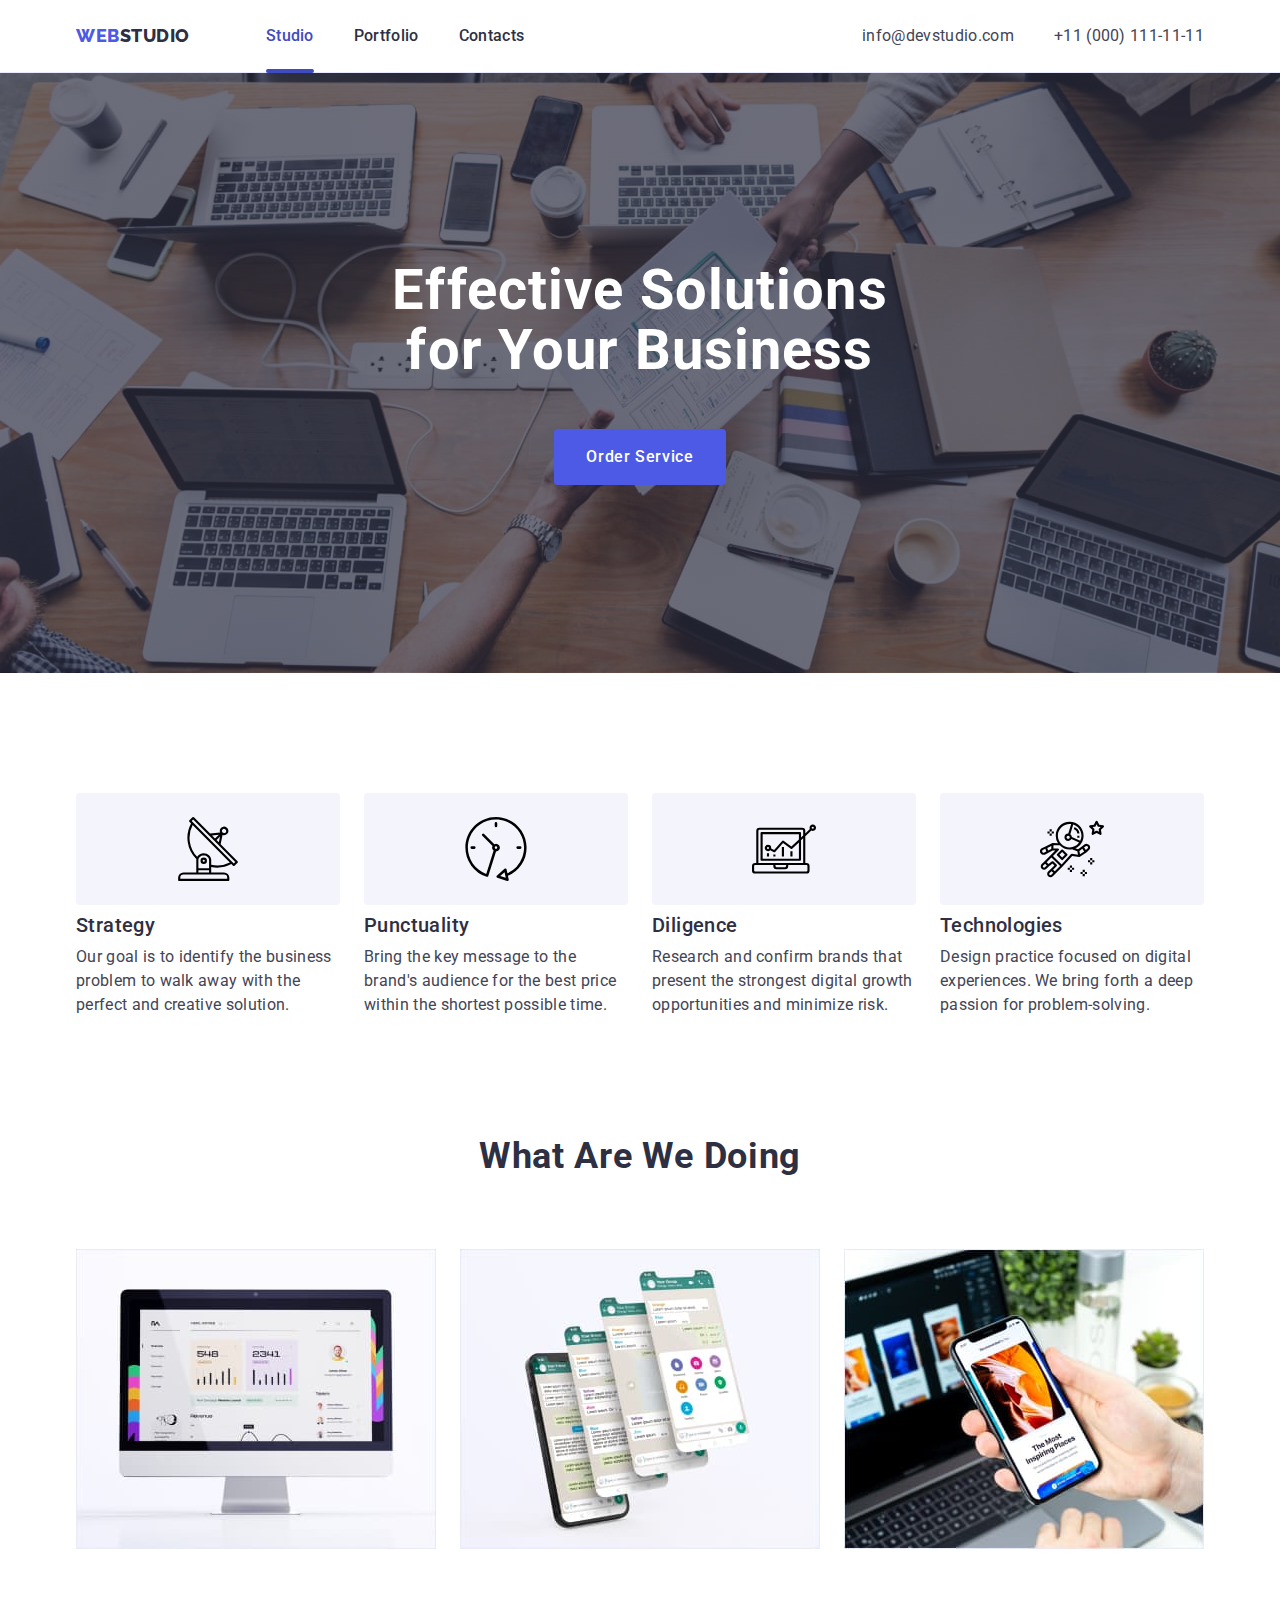
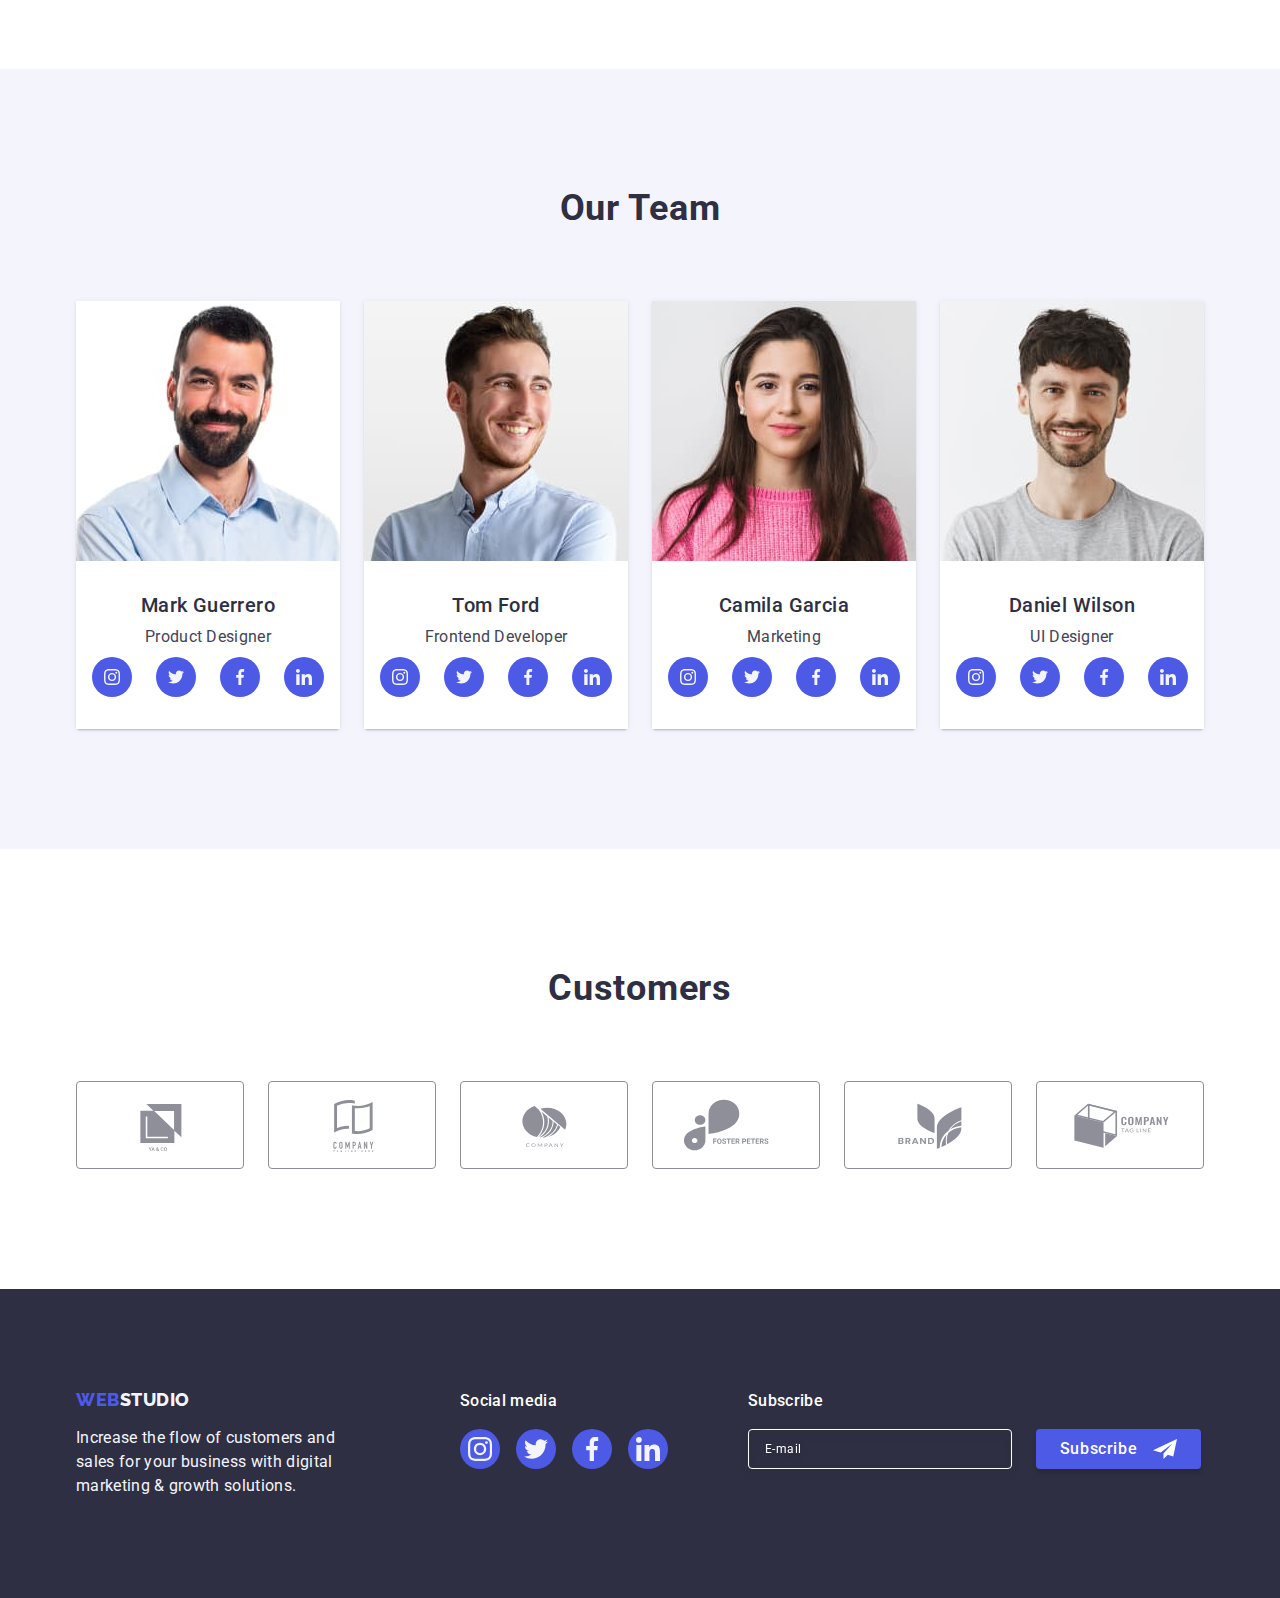
<file: index.html>
<!DOCTYPE html>
<html lang="en">
  <head>
    <meta charset="UTF-8" />
    <meta http-equiv="X-UA-Compatible" content="IE=edge" />
    <meta name="viewport" content="width=device-width, initial-scale=1.0" />
    <title>Main-page</title>
    <!-- Fonts -->
    <link rel="preconnect" href="https://fonts.googleapis.com" />
    <link rel="preconnect" href="https://fonts.gstatic.com" crossorigin />
    <link href="https://fonts.googleapis.com/css2?family=Raleway:wght@800&family=Roboto:wght@400;500;700&display=swap" rel="stylesheet" />
    <!-- Normalize -->
    <link rel="stylesheet" href="https://cdn.jsdelivr.net/npm/modern-normalize@2.0.0/modern-normalize.min.css" />
    <!-- Custom styles -->
    <link href="css/styles.css" rel="stylesheet" />
  </head>

  <body>
    <!-- /** |============================ | Header |============================ */ -->
    <header class="header">
      <div class="header-container container">
        <nav class="header-nav">
          <a class="web-logo link" href="./index.html">Web<span class="header-studio-logo">Studio</span></a>
          <ul class="header-list nav-list list">
            <li><a class="header-link nav-link active-link link" href="./index.html">Studio</a></li>
            <li>
              <a class="header-link nav-link link" href="./portfolio.html">Portfolio</a>
            </li>
            <li><a class="header-link nav-link link" href="">Contacts</a></li>
          </ul>
        </nav>
        <address class="header-address">
          <ul class="header-list list">
            <li>
              <a class="header-link link" href="mailto:info@devstudio.com">info@devstudio.com</a>
            </li>
            <li>
              <a class="header-link link" href="tel:+110001111111">+11 (000) 111-11-11</a>
            </li>
          </ul>
        </address>
      </div>
    </header>
    <!-- /** |============================ | Main content |============================ */ -->
    <main>
      <!-- Hero section -->
      <section class="hero-section">
        <div class="container">
          <h1 class="hero-title">Effective Solutions for Your Business</h1>
          <button class="hero-btn btn" type="button" data-modal-open>Order Service</button>
        </div>
      </section>
      <!-- Features section -->
      <section class="features-section">
        <div class="container">
          <h2 class="visually-hidden">Features</h2>
          <ul class="features-list card-set list">
            <li class="features-item card-set-item">
              <div class="features-icon-box">
                <svg class="features-icon" width="64" height="64">
                  <use href="./images/icons.svg#icon-antenna"></use>
                </svg>
              </div>
              <h3 class="features-header list-header">Strategy</h3>
              <p class="features-content">Our goal is to identify the business problem to walk away with the perfect and creative solution.</p>
            </li>
            <li class="features-item card-set-item">
              <div class="features-icon-box">
                <svg class="features-icon" width="64" height="64">
                  <use href="./images/icons.svg#icon-clock"></use>
                </svg>
              </div>
              <h3 class="features-header list-header">Punctuality</h3>
              <p class="features-content">Bring the key message to the brand's audience for the best price within the shortest possible time.</p>
            </li>
            <li class="features-item card-set-item">
              <div class="features-icon-box">
                <svg class="features-icon" width="64" height="64">
                  <use href="./images/icons.svg#icon-diagram"></use>
                </svg>
              </div>
              <h3 class="features-header list-header">Diligence</h3>
              <p class="features-content">Research and confirm brands that present the strongest digital growth opportunities and minimize risk.</p>
            </li>
            <li class="features-item card-set-item">
              <div class="features-icon-box">
                <svg class="features-icon" width="64" height="64">
                  <use href="./images/icons.svg#icon-astronaut"></use>
                </svg>
              </div>
              <h3 class="features-header list-header">Technologies</h3>
              <p class="features-content">Design practice focused on digital experiences. We bring forth a deep passion for problem-solving.</p>
            </li>
          </ul>
        </div>
      </section>
      <!-- WAWD section -->
      <section class="wawd-section">
        <div class="container">
          <h2 class="section-title">What are we doing</h2>
          <ul class="wawd-list card-set list">
            <li class="card-set-item">
              <img src="./images/main-page/img1.jpg" alt="Monitor" width="360" height="300" />
            </li>
            <li class="card-set-item">
              <img src="./images/main-page/img2.jpg" alt="Whatsapp" width="360" height="300" />
            </li>
            <li class="card-set-item">
              <img src="./images/main-page/img3.jpg" alt="Mobile" width="360" height="300" />
            </li>
          </ul>
        </div>
      </section>
      <!-- Team section -->
      <section class="team-section">
        <div class="container">
          <h2 class="section-title team-title">Our Team</h2>
          <ul class="card-set list">
            <li class="card-set-item team-list list">
              <img src="./images/main-page/team1.jpg" alt="Mark Guerrero" width="264" height="260" />
              <div class="team-card">
                <h3 class="list-header team-item">Mark Guerrero</h3>
                <p class="team-item">Product Designer</p>
                <ul class="team-contacts-list card-set list">
                  <li class="team-contacts-item card-set-item">
                    <a href="" class="team-contacts-link link" aria-label="Instagram" target="_blank" rel="noopener noreferrer">
                      <svg class="team-contacts-icon" width="16" height="16">
                        <use href="./images/icons.svg#icon-inst"></use>
                      </svg>
                    </a>
                  </li>
                  <li class="team-contacts-item card-set-item">
                    <a href="" class="team-contacts-link link" aria-label="Twitter" target="_blank" rel="noopener noreferrer">
                      <svg class="team-contacts-icon" width="16" height="16">
                        <use href="./images/icons.svg#icon-twit"></use>
                      </svg>
                    </a>
                  </li>
                  <li class="team-contacts-item card-set-item">
                    <a href="" class="team-contacts-link link" aria-label="Twitter" target="_blank" rel="noopener noreferrer">
                      <svg class="team-contacts-icon" width="16" height="16">
                        <use href="./images/icons.svg#icon-face"></use>
                      </svg>
                    </a>
                  </li>
                  <li class="team-contacts-item card-set-item">
                    <a href="" class="team-contacts-link link" aria-label="Twitter" target="_blank" rel="noopener noreferrer">
                      <svg class="team-contacts-icon" width="16" height="16">
                        <use href="./images/icons.svg#icon-in"></use>
                      </svg>
                    </a>
                  </li>
                </ul>
              </div>
            </li>
            <li class="card-set-item team-list list">
              <img src="./images/main-page/team2.jpg" alt="Tom Ford" width="264" height="260" />
              <div class="team-card">
                <h3 class="list-header team-item">Tom Ford</h3>
                <p class="team-item">Frontend Developer</p>
                <ul class="team-contacts-list card-set list">
                  <li class="team-contacts-item card-set-item">
                    <a href="" class="team-contacts-link link" aria-label="Instagram" target="_blank" rel="noopener noreferrer">
                      <svg class="team-contacts-icon" width="16" height="16">
                        <use href="./images/icons.svg#icon-inst"></use>
                      </svg>
                    </a>
                  </li>
                  <li class="team-contacts-item card-set-item">
                    <a href="" class="team-contacts-link link" aria-label="Twitter" target="_blank" rel="noopener noreferrer">
                      <svg class="team-contacts-icon" width="16" height="16">
                        <use href="./images/icons.svg#icon-twit"></use>
                      </svg>
                    </a>
                  </li>
                  <li class="team-contacts-item card-set-item">
                    <a href="" class="team-contacts-link link" aria-label="Twitter" target="_blank" rel="noopener noreferrer">
                      <svg class="team-contacts-icon" width="16" height="16">
                        <use href="./images/icons.svg#icon-face"></use>
                      </svg>
                    </a>
                  </li>
                  <li class="team-contacts-item card-set-item">
                    <a href="" class="team-contacts-link link" aria-label="Twitter" target="_blank" rel="noopener noreferrer">
                      <svg class="team-contacts-icon" width="16" height="16">
                        <use href="./images/icons.svg#icon-in"></use>
                      </svg>
                    </a>
                  </li>
                </ul>
              </div>
            </li>
            <li class="card-set-item team-list list">
              <img src="./images/main-page/team3.jpg" alt="Camila Garcia" width="264" height="260" />
              <div class="team-card">
                <h3 class="list-header team-item">Camila Garcia</h3>
                <p class="team-item">Marketing</p>
                <ul class="team-contacts-list card-set list">
                  <li class="team-contacts-item card-set-item">
                    <a href="" class="team-contacts-link link" aria-label="Instagram" target="_blank" rel="noopener noreferrer">
                      <svg class="team-contacts-icon" width="16" height="16">
                        <use href="./images/icons.svg#icon-inst"></use>
                      </svg>
                    </a>
                  </li>
                  <li class="team-contacts-item card-set-item">
                    <a href="" class="team-contacts-link link" aria-label="Twitter" target="_blank" rel="noopener noreferrer">
                      <svg class="team-contacts-icon" width="16" height="16">
                        <use href="./images/icons.svg#icon-twit"></use>
                      </svg>
                    </a>
                  </li>
                  <li class="team-contacts-item card-set-item">
                    <a href="" class="team-contacts-link link" aria-label="Twitter" target="_blank" rel="noopener noreferrer">
                      <svg class="team-contacts-icon" width="16" height="16">
                        <use href="./images/icons.svg#icon-face"></use>
                      </svg>
                    </a>
                  </li>
                  <li class="team-contacts-item card-set-item">
                    <a href="" class="team-contacts-link link" aria-label="Twitter" target="_blank" rel="noopener noreferrer">
                      <svg class="team-contacts-icon" width="16" height="16">
                        <use href="./images/icons.svg#icon-in"></use>
                      </svg>
                    </a>
                  </li>
                </ul>
              </div>
            </li>
            <li class="card-set-item team-list list">
              <img src="./images/main-page/team4.jpg" alt="Daniel Wilson" width="264" height="260" />
              <div class="team-card">
                <h3 class="list-header team-item">Daniel Wilson</h3>
                <p class="team-item">UI Designer</p>
                <ul class="team-contacts-list card-set list">
                  <li class="team-contacts-item card-set-item">
                    <a href="" class="team-contacts-link link" aria-label="Instagram" target="_blank" rel="noopener noreferrer">
                      <svg class="team-contacts-icon" width="16" height="16">
                        <use href="./images/icons.svg#icon-inst"></use>
                      </svg>
                    </a>
                  </li>
                  <li class="team-contacts-item card-set-item">
                    <a href="" class="team-contacts-link link" aria-label="Twitter" target="_blank" rel="noopener noreferrer">
                      <svg class="team-contacts-icon" width="16" height="16">
                        <use href="./images/icons.svg#icon-twit"></use>
                      </svg>
                    </a>
                  </li>
                  <li class="team-contacts-item card-set-item">
                    <a href="" class="team-contacts-link link" aria-label="Twitter" target="_blank" rel="noopener noreferrer">
                      <svg class="team-contacts-icon" width="16" height="16">
                        <use href="./images/icons.svg#icon-face"></use>
                      </svg>
                    </a>
                  </li>
                  <li class="team-contacts-item card-set-item">
                    <a href="" class="team-contacts-link link" aria-label="Twitter" target="_blank" rel="noopener noreferrer">
                      <svg class="team-contacts-icon" width="16" height="16">
                        <use href="./images/icons.svg#icon-in"></use>
                      </svg>
                    </a>
                  </li>
                </ul>
              </div>
            </li>
          </ul>
        </div>
      </section>
      <!-- Customers section -->
      <section class="customers-section">
        <div class="container">
          <h2 class="section-title">Customers</h2>
          <ul class="customers-list card-set list">
            <li class="customers-item card-set-item">
              <a class="customers-link" href="" aria-label="YA & CO" target="_blank" rel="noreferrer noopener">
                <svg class="customers-icon" width="104" height="56">
                  <use href="./images/icons.svg#icon-client-1"></use>
                </svg>
              </a>
            </li>
            <li class="customers-item card-set-item">
              <a class="customers-link" href="" aria-label="COMPANY TAGLINE" target="_blank" rel="noreferrer noopener">
                <svg class="customers-icon" width="104" height="56">
                  <use href="./images/icons.svg#icon-client-2"></use>
                </svg>
              </a>
            </li>
            <li class="customers-item card-set-item">
              <a class="customers-link" href="" aria-label="COMPANY" target="_blank" rel="noreferrer noopener">
                <svg class="customers-icon" width="104" height="56">
                  <use href="./images/icons.svg#icon-client-3"></use>
                </svg>
              </a>
            </li>
            <li class="customers-item card-set-item">
              <a class="customers-link" href="" aria-label="FOSTER PETERS" target="_blank" rel="noreferrer noopener">
                <svg class="customers-icon" width="104" height="56">
                  <use href="./images/icons.svg#icon-client-4"></use>
                </svg>
              </a>
            </li>
            <li class="customers-item card-set-item">
              <a class="customers-link" href="" aria-label="BRAND" target="_blank" rel="noreferrer noopener">
                <svg class="customers-icon" width="104" height="56">
                  <use href="./images/icons.svg#icon-client-5"></use>
                </svg>
              </a>
            </li>
            <li class="customers-item card-set-item">
              <a class="customers-link" href="" aria-label="COMPANY TAG LINE" target="_blank" rel="noreferrer noopener">
                <svg class="customers-icon" width="104" height="56">
                  <use href="./images/icons.svg#icon-client-6"></use>
                </svg>
              </a>
            </li>
          </ul>
        </div>
      </section>
    </main>
    <!-- /** |============================ | Footer |============================ */ -->
    <footer class="footer-section">
      <div class="container footer-container">
        <div class="footer-left-box">
          <a class="web-logo bot-web-logo link" href="./index.html">Web<span class="footer-studio-logo">Studio</span></a>
          <p class="footer-left-text">
            Increase the flow of customers and<br />
            sales for your business with digital<br />
            marketing & growth solutions.
          </p>
        </div>
        <div class="footer-right-box">
          <p class="footer-right-text">Social media</p>
          <ul class="footer-contacts-list card-set list">
            <li class="footer-contacts-item card-set-item">
              <a href="" class="footer-contacts-link link" aria-label="Instagram" target="_blank" rel="noopener noreferrer">
                <svg class="footer-contacts-icon" width="24" height="24">
                  <use href="./images/icons.svg#icon-inst"></use>
                </svg>
              </a>
            </li>
            <li class="footer-contacts-item card-set-item">
              <a href="" class="footer-contacts-link link" aria-label="Twitter" target="_blank" rel="noopener noreferrer">
                <svg class="footer-contacts-icon" width="24" height="24">
                  <use href="./images/icons.svg#icon-twit"></use>
                </svg>
              </a>
            </li>
            <li class="footer-contacts-item card-set-item">
              <a href="" class="footer-contacts-link link" aria-label="Facebook" target="_blank" rel="noopener noreferrer">
                <svg class="footer-contacts-icon" width="24" height="24">
                  <use href="./images/icons.svg#icon-face"></use>
                </svg>
              </a>
            </li>
            <li class="footer-contacts-item card-set-item">
              <a href="" class="footer-contacts-link link" aria-label="LinkedIn" target="_blank" rel="noopener noreferrer">
                <svg class="footer-contacts-icon" width="24" height="24">
                  <use href="./images/icons.svg#icon-in"></use>
                </svg>
              </a>
            </li>
          </ul>
        </div>
        <div class="footer-form-section">
          <p class="footer-form-title">Subscribe</p>
          <form class="footer-form">
            <label class="footer-label">
              <input class="footer-input" type="email" name="user-email" placeholder="E-mail" />
            </label>
            <button class="footer-form-btn btn" type="submit">
              Subscribe
              <svg class="footer-modal-icon" width="24" height="24">
                <use href="./images/icons.svg#icon-plane"></use>
              </svg>
            </button>
          </form>
        </div>
      </div>
    </footer>
    <!-- /** |============================ | Modal window |============================ */ -->
    <div class="backdrop is-hidden" data-modal>
      <div class="modal">
        <button class="modal-btn btn" type="button" data-modal-close>
          <svg class="modal-icon" width="8" height="8">
            <use href="./images/icons.svg#icon-x-close"></use>
          </svg>
        </button>

        <p class="form-title">Leave your contacts and we will call you back</p>

        <form class="modal-form" name="issue-report-form" autocomplete="off">
          <div class="form-unit">
            <label class="form-field" for="user-name">Name</label>
            <div class="form-input-box">
              <input class="form-input" type="text" name="user-name" id="user-name" autofocus />
              <svg class="form-icon" width="18" height="24">
                <use href="./images/icons.svg#icon-name"></use>
              </svg>
            </div>
          </div>

          <div class="form-unit">
            <label class="form-field" for="user-phone">Phone</label>
            <div class="form-input-box">
              <input class="form-input" type="text" name="user-phone" id="user-phone" />
              <svg class="form-icon" width="18" height="24">
                <use href="./images/icons.svg#icon-phone"></use>
              </svg>
            </div>
          </div>

          <div class="form-unit">
            <label class="form-field" for="user-mail">Email</label>
            <div class="form-input-box">
              <input class="form-input" type="text" name="user-mail" id="user-mail" />
              <svg class="form-icon" width="18" height="24">
                <use href="./images/icons.svg#icon-email"></use>
              </svg>
            </div>
          </div>

          <div class="comm-form-unit">
            <label class="form-field" for="user-comment">Comment</label>
            <textarea class="comm-form-input" name="user-comment" id="user-comment" placeholder="Text input" rows="5"></textarea>
          </div>

          <div class="agreement-sect">
            <input class="check-box visually-hidden" type="checkbox" name="user-privacy" value="true" id="user-privacy" />

            <label class="policy" for="user-privacy">
              <span class="custom-check-box">
                <svg class="checkbox-icon" width="10" height="8">
                  <use href="./images/icons.svg#icon-tick-the-box"></use>
                </svg> </span
              >I accept the terms and conditions of the <a class="policy-link" href="#">Privacy Policy</a>
            </label>
          </div>

          <button class="form-button" type="submit">Send</button>
        </form>
      </div>
    </div>

    <script src="./js/modal.js"></script>
  </body>
</html>
</file>
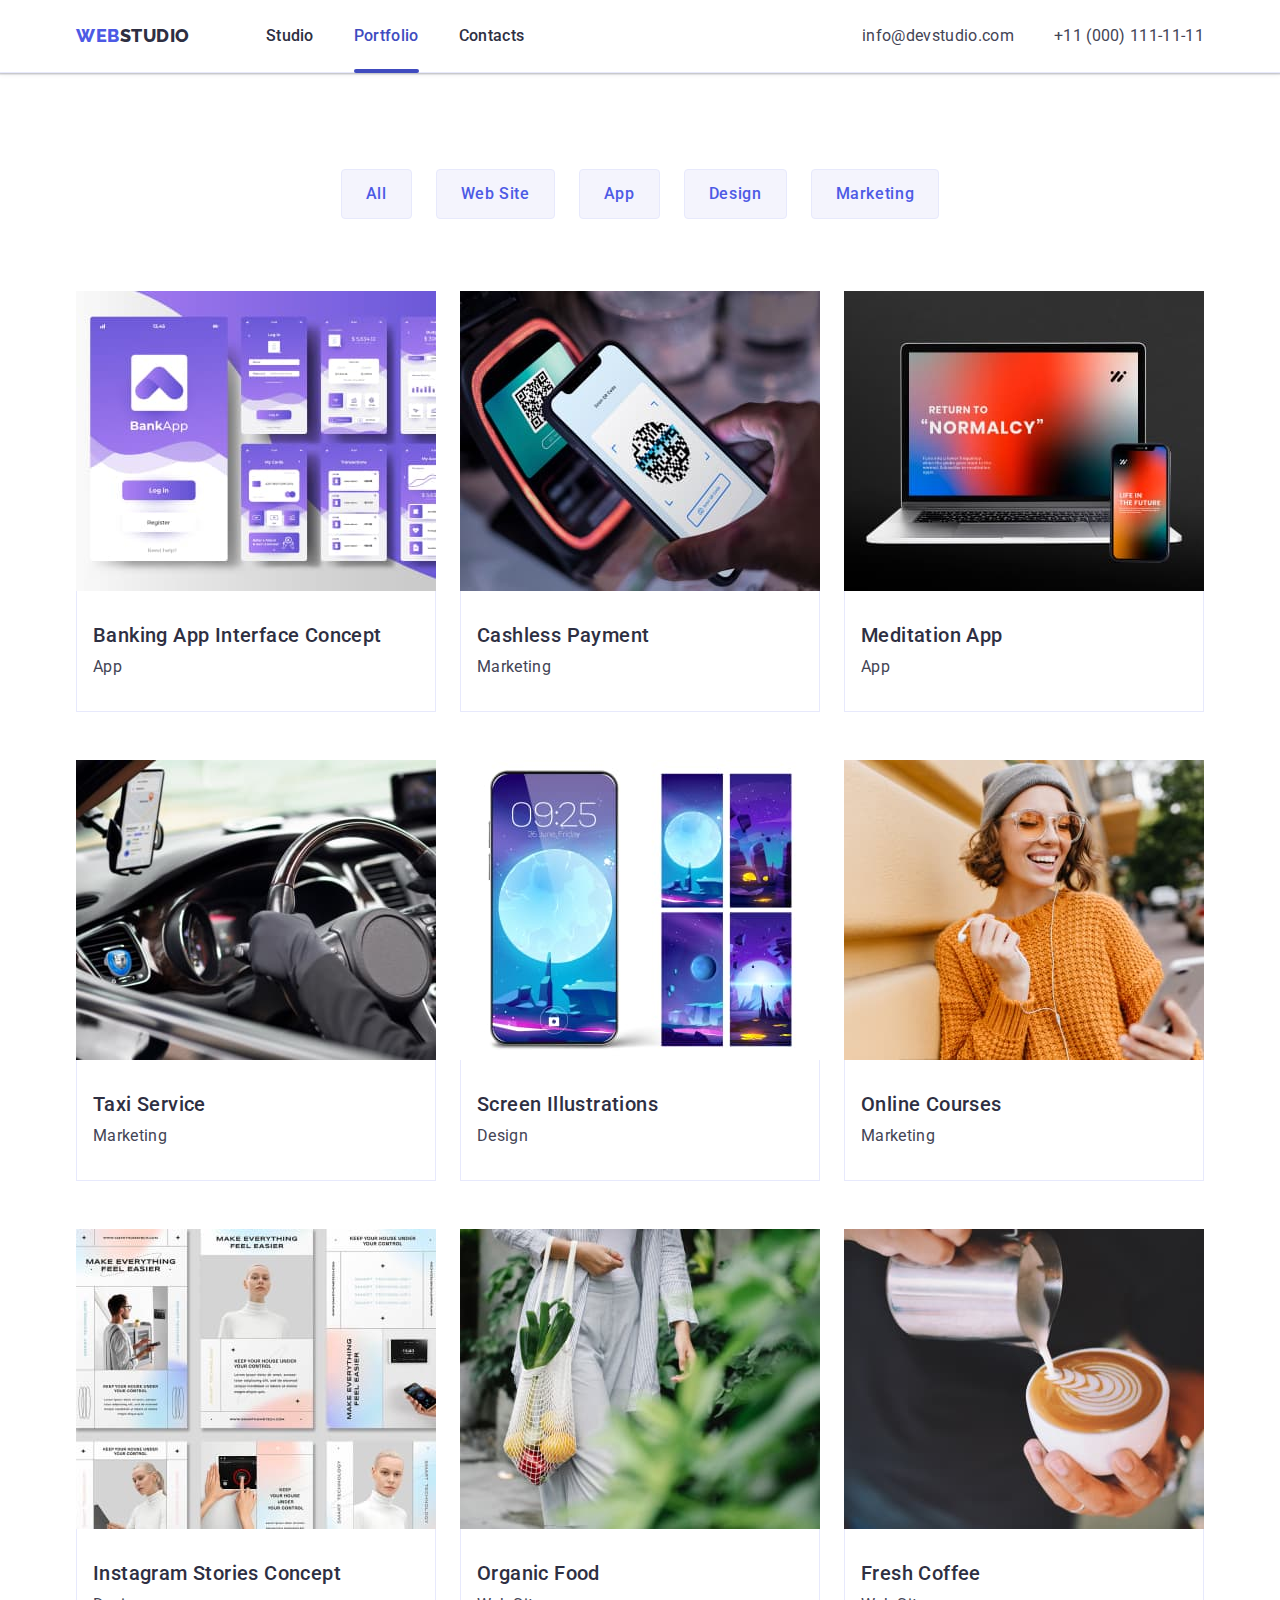
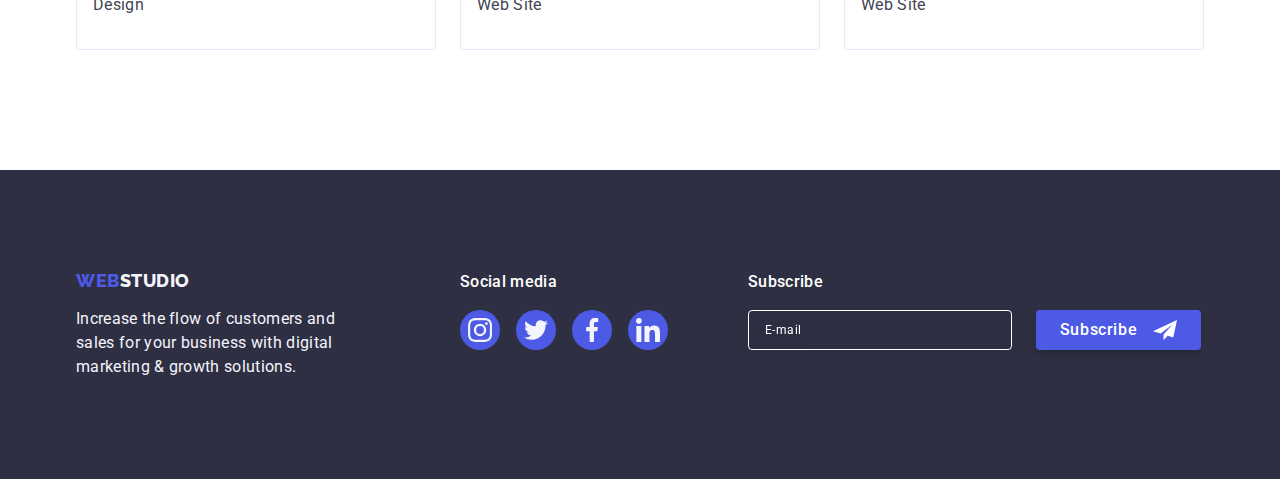
<file: portfolio.html>
<!DOCTYPE html>
<html lang="en">
  <head>
    <meta charset="UTF-8" />
    <meta name="viewport" content="width=device-width, initial-scale=1.0" />
    <title>Portfolio</title>
    <!-- Fonts -->
    <link rel="preconnect" href="https://fonts.googleapis.com" />
    <link rel="preconnect" href="https://fonts.gstatic.com" crossorigin />
    <link href="https://fonts.googleapis.com/css2?family=Raleway:wght@800&family=Roboto:wght@400;500;700&display=swap" rel="stylesheet" />
    <!-- Normalize -->
    <link rel="stylesheet" href="https://cdn.jsdelivr.net/npm/modern-normalize@2.0.0/modern-normalize.min.css" />
    <!-- Custom styles -->
    <link href="css/styles.css" rel="stylesheet" />
  </head>
  <body>
    <!-- Header -->
    <header class="header">
      <div class="header-container container">
        <nav class="header-nav">
          <a class="web-logo link" href="./index.html">Web<span class="header-studio-logo">Studio</span></a>
          <ul class="header-list nav-list list">
            <li><a class="header-link nav-link link" href="./index.html">Studio</a></li>
            <li>
              <a class="header-link nav-link active-link link" href="./portfolio.html">Portfolio</a>
            </li>
            <li><a class="header-link nav-link link" href="">Contacts</a></li>
          </ul>
        </nav>
        <address class="header-address">
          <ul class="header-list list">
            <li>
              <a class="header-link link" href="mailto:info@devstudio.com">info@devstudio.com</a>
            </li>
            <li>
              <a class="header-link link" href="tel:+110001111111">+11 (000) 111-11-11</a>
            </li>
          </ul>
        </address>
      </div>
    </header>

    <!-- Main content -->
    <main>
      <section class="portfolio-section">
        <div class="container">
          <h1 class="visually-hidden">Portfolio</h1>
          <ul class="button-list list">
            <li><button class="portfolio-btn btn" type="button">All</button></li>
            <li><button class="portfolio-btn btn" type="button">Web Site</button></li>
            <li><button class="portfolio-btn btn" type="button">App</button></li>
            <li><button class="portfolio-btn btn" type="button">Design</button></li>
            <li><button class="portfolio-btn btn" type="button">Marketing</button></li>
          </ul>

          <ul class="portfolio-list card-set list">
            <li class="card-set-item portfolio-item">
              <a class="portfolio-link link" href="">
                <div class="portfolio-wrapper">
                  <img src="./images/portfolio/portfolio1.jpg" alt="Banking app" width="360" height="300" />
                  <p class="overlay-decription overlay">
                    14 Stylish and User-Friendly App Design Concepts · Task Manager App · Calorie Tracker App · Exotic Fruit Ecommerce App · Cloud
                    Storage App
                  </p>
                </div>
                <div class="potfolio-card">
                  <h2 class="list-header">Banking App Interface Concept</h2>
                  <p class="list-description">App</p>
                </div>
              </a>
            </li>
            <li class="card-set-item portfolio-item">
              <a class="portfolio-link link" href="">
                <div class="portfolio-wrapper">
                  <img src="./images/portfolio/portfolio2.jpg" alt="Cashless payment" width="360" height="300" />
                  <p class="overlay-decription overlay">
                    14 Stylish and User-Friendly App Design Concepts · Task Manager App · Calorie Tracker App · Exotic Fruit Ecommerce App · Cloud
                    Storage App
                  </p>
                </div>
                <div class="potfolio-card">
                  <h2 class="list-header">Cashless Payment</h2>
                  <p class="list-decription">Marketing</p>
                </div>
              </a>
            </li>
            <li class="card-set-item portfolio-item">
              <a class="portfolio-link link" href="">
                <div class="portfolio-wrapper">
                  <img src="./images/portfolio/portfolio3.jpg" alt="Medidation app" width="360" height="300" />
                  <p class="overlay-decription overlay">
                    14 Stylish and User-Friendly App Design Concepts · Task Manager App · Calorie Tracker App · Exotic Fruit Ecommerce App · Cloud
                    Storage App
                  </p>
                </div>
                <div class="potfolio-card">
                  <h2 class="list-header">Meditation App</h2>
                  <p class="list-decription">App</p>
                </div>
              </a>
            </li>
            <li class="card-set-item portfolio-item">
              <a class="portfolio-link link" href="">
                <div class="portfolio-wrapper">
                  <img src="./images/portfolio/portfolio4.jpg" alt="Taxi service" width="360" height="300" />
                  <p class="overlay-decription overlay">
                    14 Stylish and User-Friendly App Design Concepts · Task Manager App · Calorie Tracker App · Exotic Fruit Ecommerce App · Cloud
                    Storage App
                  </p>
                </div>
                <div class="potfolio-card">
                  <h2 class="list-header">Taxi Service</h2>
                  <p class="list-decription">Marketing</p>
                </div>
              </a>
            </li>
            <li class="card-set-item portfolio-item">
              <a class="portfolio-link link" href="">
                <div class="portfolio-wrapper">
                  <img src="./images/portfolio/portfolio5.jpg" alt="Screen illustrations" width="360" height="300" />
                  <p class="overlay-decription overlay">
                    14 Stylish and User-Friendly App Design Concepts · Task Manager App · Calorie Tracker App · Exotic Fruit Ecommerce App · Cloud
                    Storage App
                  </p>
                </div>
                <div class="potfolio-card">
                  <h2 class="list-header">Screen Illustrations</h2>
                  <p class="plist-decription">Design</p>
                </div>
              </a>
            </li>
            <li class="card-set-item portfolio-item">
              <a class="portfolio-link link" href="">
                <div class="portfolio-wrapper">
                  <img src="./images/portfolio/portfolio6.jpg" alt="Online courses" width="360" height="300" />
                  <p class="overlay-decription overlay">
                    14 Stylish and User-Friendly App Design Concepts · Task Manager App · Calorie Tracker App · Exotic Fruit Ecommerce App · Cloud
                    Storage App
                  </p>
                </div>
                <div class="potfolio-card">
                  <h2 class="list-header">Online Courses</h2>
                  <p class="list-decription">Marketing</p>
                </div>
              </a>
            </li>
            <li class="card-set-item portfolio-item">
              <a class="portfolio-link link" href="">
                <div class="portfolio-wrapper">
                  <img src="./images/portfolio/portfolio7.jpg" alt="Instagram stories" width="360" height="300" />
                  <p class="overlay-decription overlay">
                    14 Stylish and User-Friendly App Design Concepts · Task Manager App · Calorie Tracker App · Exotic Fruit Ecommerce App · Cloud
                    Storage App
                  </p>
                </div>
                <div class="potfolio-card">
                  <h2 class="list-header">Instagram Stories Concept</h2>
                  <p class="list-decription">Design</p>
                </div>
              </a>
            </li>
            <li class="card-set-item portfolio-item">
              <a class="portfolio-link link" href="">
                <div class="portfolio-wrapper">
                  <img src="./images/portfolio/portfolio8.jpg" alt="Organic food" width="360" height="300" />
                  <p class="overlay-decription overlay">
                    14 Stylish and User-Friendly App Design Concepts · Task Manager App · Calorie Tracker App · Exotic Fruit Ecommerce App · Cloud
                    Storage App
                  </p>
                </div>
                <div class="potfolio-card">
                  <h2 class="list-header">Organic Food</h2>
                  <p class="list-decription">Web Site</p>
                </div>
              </a>
            </li>
            <li class="card-set-item portfolio-item">
              <a class="portfolio-link link" href="">
                <div class="portfolio-wrapper">
                  <img src="./images/portfolio/portfolio9.jpg" alt="Fresh coffee" width="360" height="300" />
                  <p class="overlay-decription overlay">
                    14 Stylish and User-Friendly App Design Concepts · Task Manager App · Calorie Tracker App · Exotic Fruit Ecommerce App · Cloud
                    Storage App
                  </p>
                </div>
                <div class="potfolio-card">
                  <h2 class="list-header">Fresh Coffee</h2>
                  <p class="list-decription">Web Site</p>
                </div>
              </a>
            </li>
          </ul>
        </div>
      </section>
    </main>

    <!-- Footer -->
    <footer class="footer-section">
      <div class="container footer-container">
        <div class="footer-left-box">
          <a class="web-logo bot-web-logo link" href="./index.html">Web<span class="footer-studio-logo">Studio</span></a>
          <p class="footer-left-text">
            Increase the flow of customers and<br />
            sales for your business with digital<br />
            marketing & growth solutions.
          </p>
        </div>
        <div class="footer-right-box">
          <p class="footer-right-text">Social media</p>
          <ul class="footer-contacts-list card-set list">
            <li class="footer-contacts-item card-set-item">
              <a href="" class="footer-contacts-link link" aria-label="Instagram" target="_blank" rel="noopener noreferrer">
                <svg class="footer-contacts-icon" width="24" height="24">
                  <use href="./images/icons.svg#icon-inst"></use>
                </svg>
              </a>
            </li>
            <li class="footer-contacts-item card-set-item">
              <a href="" class="footer-contacts-link link" aria-label="Twitter" target="_blank" rel="noopener noreferrer">
                <svg class="footer-contacts-icon" width="24" height="24">
                  <use href="./images/icons.svg#icon-twit"></use>
                </svg>
              </a>
            </li>
            <li class="footer-contacts-item card-set-item">
              <a href="" class="footer-contacts-link link" aria-label="Facebook" target="_blank" rel="noopener noreferrer">
                <svg class="footer-contacts-icon" width="24" height="24">
                  <use href="./images/icons.svg#icon-face"></use>
                </svg>
              </a>
            </li>
            <li class="footer-contacts-item card-set-item">
              <a href="" class="footer-contacts-link link" aria-label="LinkedIn" target="_blank" rel="noopener noreferrer">
                <svg class="footer-contacts-icon" width="24" height="24">
                  <use href="./images/icons.svg#icon-in"></use>
                </svg>
              </a>
            </li>
          </ul>
        </div>
        <div class="footer-form-section">
          <p class="footer-form-title">Subscribe</p>
          <form class="footer-form">
            <label class="footer-label">
              <input class="footer-input" type="email" name="user-email" placeholder="E-mail" />
            </label>
            <button class="footer-form-btn btn" type="submit">
              Subscribe
              <svg class="footer-modal-icon" width="24" height="24">
                <use href="./images/icons.svg#icon-plane"></use>
              </svg>
            </button>
          </form>
        </div>
      </div>
    </footer>
  </body>
</html>
</file>
<file: css/styles.css>
:root {
  /* Fonts */
  --primary-font: Roboto, sans-serif;
  --secondary-font: Raleway, sans-serif;
  /* Font Colors */
  --primary-cl: #434455;
  --secondary-cl: #2E2F42;
  --tertiary-cl: #F4F4FD;
  --web-cl: #4D5AE5;
  --header-ahf-cl: #404BBF;
  --hero-cl: #ffffff;
  /* Background Colors */
  --primary-bg-cl: #ffffff;
  --secondary-bg-cl: #2E2F42;
  --tertiary-bg-cl: #F4F4FD;
  --hero-btn-bg-cl: #4D5AE5;
  --pf-btn-border-cl: #E7E9FC;
  /* Flexbox grid */
  --items: 4;
  --indent-vertical: 24px;
  --indent-horizontal: var(--indent-vertical);
  /* Others */
  --anim: 250ms cubic-bezier(0.4, 0, 0.2, 1);
}

/**
  |============================
  | Common styles
  |============================
*/

body {
  font-family: var(--primary-font);
  font-size: 16px;
  line-height: 1.50;
  letter-spacing: 0.02em;
  color: var(--primary-cl);
  background-color: var(--primary-bg-cl);
}

.container {
  width: 1158px;
  margin-left: auto;
  margin-right: auto;
  padding-left: 15px;
  padding-right: 15px;
}

.card-set {
  display: flex;
  flex-wrap: wrap;
  row-gap: var(--indent-horizontal);
  column-gap: var(--indent-vertical);
}

.card-set-item {
  width: calc((100% - var(--indent-vertical) * (var(--items) - 1)) / var(--items));
}

.section-title {
  font-size: 36px;
  line-height: 1.11;
  text-align: center;
  text-transform: capitalize;
  color: var(--secondary-cl);
  margin-bottom: 72px;
}

.list-header {
  color: var(--secondary-cl);
  font-weight: 500;
  font-size: 20px;
  line-height: 1.20;
  margin-bottom: 8px;
}

.visually-hidden {
  position: absolute;
  width: 1px;
  height: 1px;
  margin: -1px;
  border: 0;
  padding: 0;
  white-space: nowrap;
  clip-path: inset(100%);
  clip: rect(0 0 0 0);
  overflow: hidden;
}

/* Reset */

h1,
h2,
h3,
h4,
h5,
h6,
p {
  margin: 0;
}

img {
  display: block;
  max-width: 100%;
  height: auto;
}

.list {
  list-style: none;
  margin: 0;
  padding: 0;
}

.link {
  text-decoration: none;
  font-style: normal;
  color: inherit;
}

.btn {
  font-family: inherit;
  cursor: pointer;
}

/**
  |============================
  | Header styles
  |============================
*/

.header {
  border-bottom: 1px solid var(--pf-btn-border-cl);
  box-shadow: 0px 1px 6px 0px rgba(46, 47, 66, 0.08), 0px 1px 1px 0px rgba(46, 47, 66, 0.16), 0px 2px 1px 0px rgba(46, 47, 66, 0.08);
}

.header-container {
  display: flex;
  justify-content: space-between;
  align-items: center;
  flex-shrink: 0;
}

.header-link {
  display: block;
  padding-top: 24px;
  padding-bottom: 24px;

  transition: color var(--anim);
}

.header-link:active,
.header-link:hover,
.header-link:focus {
  color: var(--header-ahf-cl)
}

.web-logo {
  font-family: var(--secondary-font);
  font-weight: 800;
  font-size: 18px;
  line-height: 1.17;
  letter-spacing: 0.03em;
  text-transform: uppercase;
  color: var(--web-cl);
  margin-right: 76px;
}

.header-studio-logo {
  color: var(--secondary-cl);
}

.header-nav {
  display: flex;
  justify-content: space-between;
  align-items: center;
  flex-shrink: 0;
}

.header-address {
  display: flex;
  justify-content: space-between;
  align-items: center;
  flex-shrink: 0;
}

.header-list {
  display: flex;
  justify-content: space-between;
  align-items: center;
  flex-shrink: 0;
  gap: 40px;
}

.nav-list {
  font-weight: 500;
  color: var(--secondary-cl);
}

.nav-link {
  position: relative;
}

.active-link {
  color: #404bbf;
}

.active-link::after {
  content: '';
  position: absolute;
  bottom: 0;
  left: 0;
  width: 100%;
  height: 4px;
  background-color: var(--header-ahf-cl);
  border-radius: 2px;
  bottom: -1px;
}

/**
  |============================
  | Main styles
  |============================
*/

/* Hero section */

.hero-section {
  background-color: var(--secondary-bg-cl);
  background-image: linear-gradient(rgba(46, 47, 66, 0.7), rgba(46, 47, 66, 0.7)), url(../images/main-page/people-office.jpg);
  background-repeat: no-repeat;
  background-position: center;
  background-size: cover;
  text-align: center;
  padding-top: 188px;
  padding-bottom: 188px;
  max-width: 1440px;
  margin: 0 auto;
}

.hero-title {
  display: flex;
  flex-direction: column;
  max-width: 496px;
  flex-shrink: 0;
  margin: 0 auto;

  color: var(--hero-cl);
  font-weight: 700;
  font-size: 56px;
  line-height: 1.07;
  padding-bottom: 48px;

}

.hero-btn {
  display: block;
  margin: 0 auto;
  padding: 16px 32px;
  border-radius: 4px;
  min-width: 169px;
  height: 56px;
  border: none;

  color: var(--hero-cl);
  background-color: var(--hero-btn-bg-cl);
  font-weight: 500;
  letter-spacing: 0.04em;

  transition: background-color var(--anim);
}

.hero-btn:active,
.hero-btn:focus,
.hero-btn:hover {
  background-color: var(--header-ahf-cl)
}

/* Features section */

.features-section {
  padding-top: 120px;
  padding-bottom: 120px;
}

.features-icon-box {
  display: flex;
  align-items: center;
  justify-content: center;
  gap: 24px;

  height: 112px;
  background-color: var(--tertiary-bg-cl);
  border-radius: 4px;
  margin-bottom: 8px;
}

/* WAWD section */

.wawd-section {
  padding-bottom: 120px;
}

.wawd-list {
  --items: 3;
}


/* Team section */

.team-section {
  background-color: var(--tertiary-bg-cl);
  padding-top: 120px;
  padding-bottom: 120px;
}

.team-item {
  text-align: center;
  margin-bottom: 8px;
}

.team-list {
  box-shadow: 0px 2px 1px 0px rgba(46, 47, 66, 0.08), 0px 1px 1px 0px rgba(46, 47, 66, 0.16), 0px 1px 6px 0px rgba(46, 47, 66, 0.08);
  border-radius: 0px 0px 4px 4px;
}

.team-card {
  padding: 32px 0;
  background-color: var(--primary-bg-cl);
}

.team-contacts-list {
  justify-content: center;
}

.team-contacts-link {
  display: flex;
  align-items: center;
  justify-content: center;

  border-radius: 50%;
  background-color: var(--hero-btn-bg-cl);
  width: 100%;
  height: 100%;

  transition: background-color var(--anim);
}

.team-contacts-link:active,
.team-contacts-link:hover,
.team-contacts-link:focus {
  background-color: var(--header-ahf-cl);
}

.team-contacts-item {
  width: 40px;
  height: 40px;
}

.team-contacts-icon {
  fill: #F4F4FD;
}

/* Customers styles */

.customers-section {
  padding-top: 120px;
  padding-bottom: 120px;
}

.customers-list {
  --items: 6;
}

.customers-link {
  display: flex;
  align-items: center;
  justify-content: center;
  color: #8e8f99;
  width: 168px;
  height: 88px;
  border: 1px solid #8e8f99;
  border-radius: 4px;
  flex-shrink: 0;

  transition: border-color var(--anim), color var(--anim);
}

.customers-icon {
  fill: currentColor;
}

.customers-link:active,
.customers-link:hover,
.customers-link:focus {
  color: #404BBF;
  border-color: #404BBF;
}

.customers-link:hover .customers-icon {
  fill: #404BBF;
}

/**
  |============================
  | Portfolio styles
  |============================
*/

.portfolio-section {
  padding-top: 96px;
  padding-bottom: 120px;
}

.portfolio-btn {
  font-weight: 500;
  text-align: center;
  letter-spacing: 0.04em;

  color: var(--web-cl);
  background-color: var(--tertiary-bg-cl);
  padding: 12px 24px;
  border: 1px solid var(--pf-btn-border-cl);
  border-radius: 4px;

  transition: color var(--anim), background-color var(--anim), border-color var(--anim), box-shadow var(--anim);
}

.portfolio-btn:active,
.portfolio-btn:hover,
.portfolio-btn:focus {
  color: var(--hero-cl);
  background-color: var(--header-ahf-cl);
  border: 1px solid transparent;
  box-shadow: 0px 3px 1px rgba(0, 0, 0, 0.1),
    0px 2px 1px rgba(0, 0, 0, 0.08),
    0px 2px 2px rgba(0, 0, 0, 0.12);
}

.button-list {
  display: flex;
  gap: 24px;
  justify-content: center;
  margin-bottom: 72px;
}

.portfolio-list {
  --items: 3;
  --indent-horizontal: 48px;
}

.portfolio-link {
  display: block;
  transition: box-shadow var(--anim);
}

.portfolio-link:hover,
.portfolio-link:focus {
  box-shadow: 0px 1px 6px rgba(46, 47, 66, 0.08),
    0px 1px 1px rgba(46, 47, 66, 0.16),
    0px 2px 1px rgba(46, 47, 66, 0.08);
}

.portfolio-wrapper {
  position: relative;
  overflow: hidden;
}

.potfolio-card {
  padding: 32px 16px;
  border: 1px solid var(--pf-btn-border-cl);
  border-top: none;
}

/* Overlay styles */

.overlay {
  position: absolute;
  top: 0;
  left: 0;

  width: 100%;
  height: 100%;

  transform: translateY(100%);

  flex-shrink: 0;
  background-color: var(--hero-btn-bg-cl);

  transition: transform var(--anim);
}

.portfolio-link:hover .overlay,
.portfolio-link:focus .overlay {
  transform: translateY(0%);
}

.overlay-decription {
  color: var(--tertiary-cl);
  padding: 40px 32px;
}

/**
  |============================
  | Footer styles
  |============================
*/

.footer-section {
  background-color: var(--secondary-bg-cl);
  padding-top: 100px;
  padding-bottom: 100px;
}

.footer-container {
  display: flex;
  align-items: baseline;
}

.footer-left-box {
  margin-right: 120px;
  width: 264px;
}

.footer-left-text {
  color: var(--tertiary-cl);
}

.footer-right-text {
  color: var(--hero-cl);
  font-weight: 500;
  margin-bottom: 16px;
}

.footer-studio-logo {
  color: var(--tertiary-cl);
  /* display: inline-block;
  margin-bottom: 16px; */
}

.bot-web-logo {
  /* bot req */
  display: inline-block;
  margin-bottom: 16px;
}

.footer-contacts-list {
  /* bot req */
  gap: 16px;
  --indent-vertical: 16px
}

.footer-contacts-item {
  width: 40px;
  height: 40px;
}

.footer-contacts-link {
  display: flex;
  align-items: center;
  justify-content: center;

  border-radius: 50%;
  background-color: var(--hero-btn-bg-cl);
  width: 100%;
  height: 100%;

  transition: background-color var(--anim);
}

.footer-contacts-link:active,
.footer-contacts-link:hover,
.footer-contacts-link:focus {
  background-color: #31D0AA;
}

.footer-contacts-icon {
  fill: var(--tertiary-cl);
}

/*-----Footer form-----*/

.footer-form-section {
  display: flex;
  flex-direction: column;
  justify-content: start;
  align-items: start;
  margin-left: 80px;
  width: 453px;
}

.footer-form-title {
  font-weight: 500;
  font-size: 16px;
  line-height: 1.5;
  letter-spacing: 0.02em;
  color: #FFFFFF;
  margin-bottom: 16px;
}

.footer-form {
  display: flex;
  justify-content: start;
  align-items: start;
  gap: 24px;
}

.footer-label {
  display: flex;
  justify-content: center;
  align-items: center;
}

.footer-input {
  padding: 8px 16px;
  width: 264px;
  height: 40px;
  font-size: 12px;
  line-height: 1.5;
  letter-spacing: 0.04em;
  border: 1px solid #FFFFFF;
  border-radius: 4px;
  background-color: transparent;
  color: #FFFFFF;
  filter: drop-shadow(0px 4px 4px rgba(0, 0, 0, 0.15));
}

.footer-input::placeholder {
  color: #FFFFFF;
}

.footer-form-btn {
  display: flex;
  justify-content: center;
  align-items: center;

  min-width: 165px;
  height: 40px;
  border: none;
  background-color: #4D5AE5;
  font-weight: 500;
  font-size: 16px;
  line-height: 1.5;
  letter-spacing: 0.04em;
  color: #FFFFFF;
  border-radius: 4px;
  box-shadow: 0px 4px 4px rgba(0, 0, 0, 0.15);
  cursor: pointer;
  transition: background-color var(--anim);
}

.footer-form-btn:hover,
.footer-form-btn:focus {
  background-color: var(--header-ahf-cl);
}

.footer-modal-icon {
  margin-left: 16px;
}

/**
  |============================
  | Modal window styles
  |============================
*/

.backdrop {
  position: fixed;
  top: 0;
  left: 0;
  width: 100%;
  height: 100%;
  background-color: rgba(46, 47, 66, 0.40);

  transition: opacity var(--anim), visibility var(--anim);
}

.backdrop.is-hidden {
  opacity: 0;
  visibility: hidden;
  pointer-events: none;
}

.modal {
  position: absolute;
  top: 50%;
  left: 50%;
  transform: translate(-50%, -50%) scale(1);

  width: 408px;
  min-height: 584px;
  flex-shrink: 0;
  border-radius: 4px;
  background-color: var(--dairy, #FCFCFC);
  box-shadow: 0px 2px 1px 0px rgba(0, 0, 0, 0.20), 0px 1px 3px 0px rgba(0, 0, 0, 0.12), 0px 1px 1px 0px rgba(0, 0, 0, 0.14);
  padding: 72px 24px 24px 24px;

  transition: transform var(--anim);
}

.backdrop.is-hidden .modal {
  opacity: 0;
  transform: translateX(-50%) translateY(-70%);
}

.modal-btn {
  position: absolute;
  top: 24px;
  right: 24px;

  display: flex;
  align-items: center;
  justify-content: center;

  width: 24px;
  height: 24px;
  flex-shrink: 0;
  border-radius: 50%;
  border: 1px solid rgba(0, 0, 0, 0.10);
  background: var(--cornflower, #E7E9FC);
  padding: 0;

  transition: background-color var(--anim), border var(--anim);
}

.modal-btn:hover,
.modal-btn:focus {
  background-color: #404bbf;
  border: none;
  fill: #ffffff;
}

.modal-icon {
  stroke: #2E2F42;
  transition: fill var(--anim);
}

/* Modal form */

.form-title {
  display: flex;
  justify-content: center;
  align-items: center;
  text-align: center;
  font-weight: 500;
  font-size: 16px;
  line-height: 1.5;
  letter-spacing: 0.02em;
  color: #2E2F42;
  margin-bottom: 16px;
}

.modal-form {
  display: flex;
  flex-direction: column;
  justify-content: center;
  align-items: center;
  max-width: 360px;
}

.form-unit {
  display: flex;
  flex-direction: column;
  font-size: 12px;
  line-height: 1.17;
  letter-spacing: 0.04em;
  color: rgba(142, 143, 153, 1);
  margin-bottom: 8px;
}

.form-field {
  display: block;
  flex-direction: column;
  font-size: 12px;
  line-height: 1.17;
  letter-spacing: 0.04em;
  color: rgba(142, 143, 153, 1);
  margin-bottom: 4px;
}

.form-input-box {
  position: relative;
}

.form-input {
  display: flex;
  justify-content: center;
  align-items: center;
  padding: 8px 38px;
  font-size: 18px;
  line-height: 1.17;
  letter-spacing: 0.04em;
  color: rgba(46, 47, 66, 0.4);
  outline: transparent;
  border: 1px solid rgba(46, 47, 66, 0.4);
  border-radius: 4px;
  width: 360px;
  height: 40px;
  transition: border-color 250ms cubic-bezier(0.4, 0, 0.2, 1);
  background-color: transparent;
}

.form-input:focus {
  border-color: rgba(77, 90, 229, 1);
}

.form-icon {
  position: absolute;
  left: 16px;
  bottom: 8px;
  fill: rgba(46, 47, 66, 1);
  transition: fill var(--anim);
  top: 50%;
  transform: translateY(-50%);
}

.form-input:focus+.form-icon {
  fill: #4D5AE5;
}

.comm-form-unit {
  display: flex;
  flex-direction: column;
  font-size: 12px;
  line-height: 1.17;
  letter-spacing: 0.04em;
  color: rgba(142, 143, 153, 1);
  background-color: transparent;

  margin-bottom: 16px;
}

.comm-form-input {
  padding: 8px 16px;
  font-size: 12px;
  line-height: 1.17;
  letter-spacing: 0.04em;
  color: rgba(46, 47, 66, 0.4);
  outline: transparent;
  background-color: transparent;
  border: 1px solid rgba(46, 47, 66, 0.4);
  border-radius: 4px;
  width: 360px;
  height: 120px;
  resize: none;
  transition: border-color var(--anim);
}

.comm-form-input:focus {
  border-color: rgba(77, 90, 229, 1);
}

.comm-form-input::placeholder {
  color: rgba(46, 47, 66, 0.4);
  font-size: 12px;
  line-height: 1.2;
  letter-spacing: 0.04em;
}

/*---check box section---*/

.agreement-sect {
  display: flex;
  width: 360px;
  margin-bottom: 24px;
}

.custom-check-box {
  display: inline-flex;
  justify-content: center;
  align-items: center;
  width: 16px;
  height: 16px;
  border: 1px solid rgba(46, 47, 66, 0.4);
  border-radius: 2px;
  margin-right: 8px;
  fill: transparent;
  transition: background-color var(--anim), border var(--anim), fill var(--anim);
}

.check-box:checked+.policy .custom-check-box {
  background-color: var(--header-ahf-cl);
  border: none;
  fill: var(--tertiary-bg-cl);
}

.policy {
  font-size: 12px;
  line-height: 1.17;
  letter-spacing: 0.04em;
  color: #8e8f99;
  user-select: none;
}

.policy-link {
  font-size: 12px;
  line-height: 1.33;
  letter-spacing: 0.04em;
  color: var(--hero-btn-bg-cl);
  text-decoration: underline;
}


.form-button {
  display: block;
  justify-content: center;
  align-items: center;
  min-width: 169px;
  height: 56px;
  border: none;
  background-color: #4D5AE5;
  font-weight: 500;
  font-size: 16px;
  line-height: 1.5;
  letter-spacing: 0.04em;
  color: #FFFFFF;
  border-radius: 4px;
  box-shadow: 0px 4px 4px rgba(0, 0, 0, 0.15);
  cursor: pointer;
  transition: background-color var(--anim);
}

.form-button:hover,
.form-button:focus {
  background-color: var(--header-ahf-cl);
}














/**
  |============================
  | Additional bot requirements
  |============================
*/

/* common styles */
.section-title {
  letter-spacing: 0.02em;
}

.list-header {
  letter-spacing: 0.02em;
}

/* header styles */
.header-address {
  font-style: normal;
}

/* main styles */
.hero-title {
  letter-spacing: 0.02em;
}

.hero-btn {
  line-height: 1.50;
}

/* portfolio styles */
.portfolio-btn {
  line-height: 1.50;
}

.portfolio-list {
  column-gap: 24px;
  row-gap: 48px;
}
</file>
